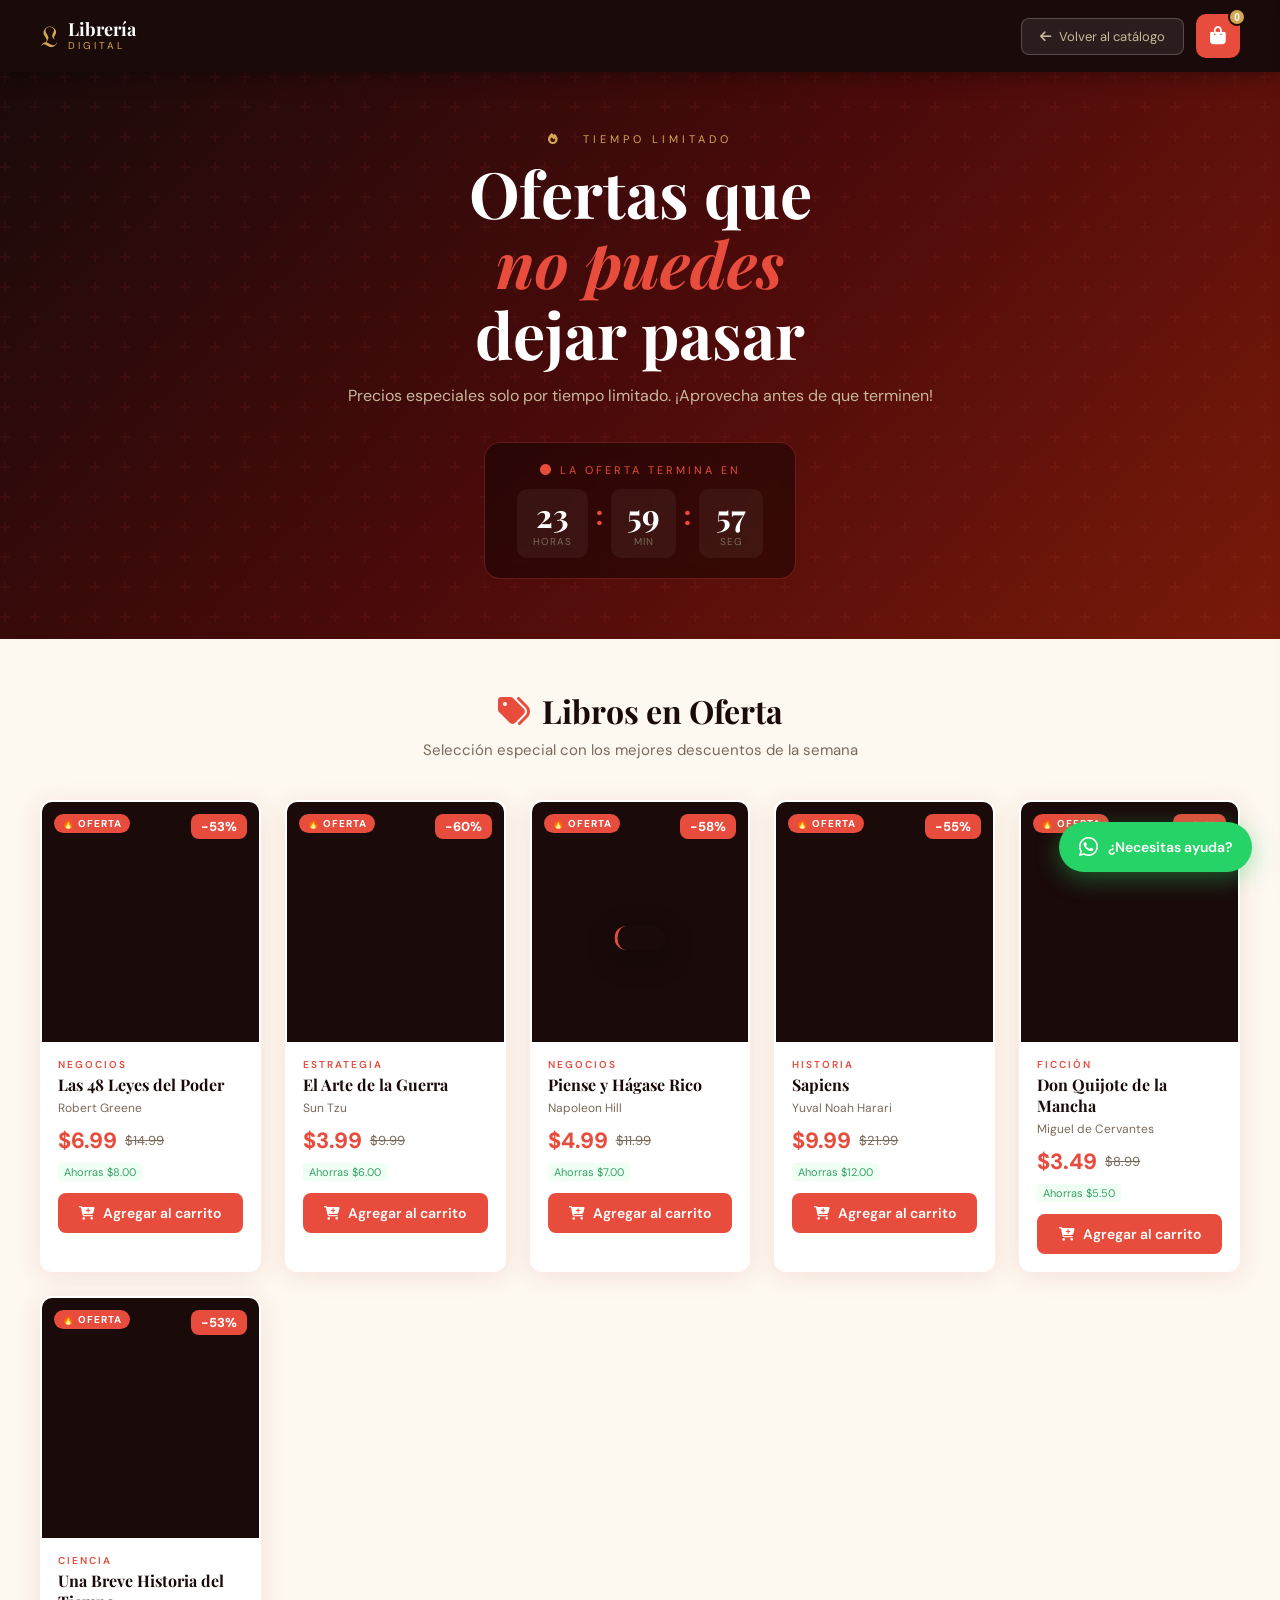
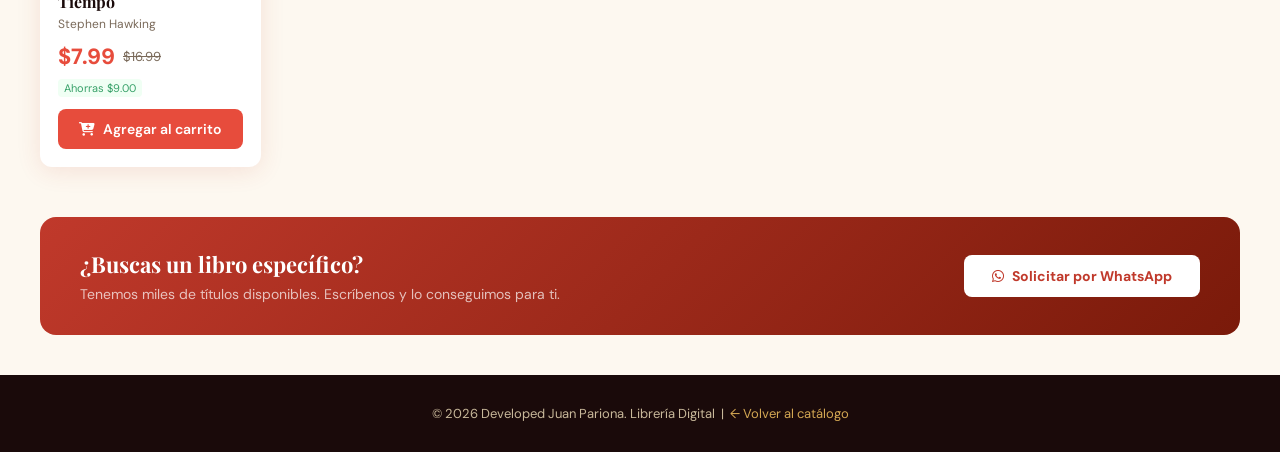
<file: ofertas.html>
<!DOCTYPE html>
<html lang="es">
<head>
  <meta charset="UTF-8" />
  <meta name="viewport" content="width=device-width, initial-scale=1.0" />
  <title>Ofertas Especiales — Librería Digital</title>
  <link rel="stylesheet" href="https://cdnjs.cloudflare.com/ajax/libs/font-awesome/6.5.0/css/all.min.css" />
  <link href="https://fonts.googleapis.com/css2?family=Playfair+Display:ital,wght@0,400;0,700;1,400&family=DM+Sans:wght@300;400;500;600&display=swap" rel="stylesheet" />
  <style>
    :root {
      --rojo: #c0392b;
      --rojo-vivo: #e74c3c;
      --rojo-claro: #fff5f5;
      --dorado: #d4a853;
      --dark: #1a0a0a;
      --cream: #fdf8f0;
      --text: #2c1810;
      --text-muted: #7a6a5a;
      --border: #e8ddd0;
      --amber: #c8860a;
      --shadow: 0 4px 24px rgba(192,57,43,.12);
      --radius: 12px;
    }

    *, *::before, *::after { box-sizing: border-box; margin: 0; padding: 0; }
    html { scroll-behavior: smooth; }
    body { font-family: 'DM Sans', sans-serif; background: var(--cream); color: var(--text); }

    /* ===== HEADER ===== */
    header {
      background: var(--dark);
      padding: 14px 40px;
      display: flex;
      align-items: center;
      justify-content: space-between;
      position: sticky;
      top: 0;
      z-index: 100;
      box-shadow: 0 2px 20px rgba(0,0,0,.4);
    }
    .logo { display: flex; align-items: center; gap: 10px; text-decoration: none; cursor: pointer; }
    .logo-icon { font-size: 30px; color: var(--dorado); }
    .logo-main { font-family: 'Playfair Display', serif; font-size: 18px; color: white; font-weight: 700; display: block; line-height: 1.1; }
    .logo-sub { font-size: 10px; color: var(--dorado); letter-spacing: 3px; text-transform: uppercase; display: block; }
    .header-right { display: flex; align-items: center; gap: 12px; }
    .back-btn {
      background: rgba(255,255,255,.08);
      border: 1px solid rgba(255,255,255,.2);
      color: #c8b89a;
      padding: 9px 18px;
      border-radius: 8px;
      cursor: pointer;
      font-family: 'DM Sans', sans-serif;
      font-size: 13px;
      display: flex; align-items: center; gap: 8px;
      transition: all .2s;
    }
    .back-btn:hover { background: rgba(255,255,255,.15); color: white; }
    .cart-btn {
      position: relative;
      background: var(--rojo-vivo);
      border: none; color: white;
      width: 44px; height: 44px;
      border-radius: 10px; cursor: pointer;
      font-size: 18px;
      display: flex; align-items: center; justify-content: center;
      transition: all .2s;
    }
    .cart-btn:hover { background: #c0392b; transform: scale(1.05); }
    .cart-badge {
      position: absolute; top: -6px; right: -6px;
      background: var(--dorado); color: white;
      font-size: 10px; font-weight: 700;
      width: 18px; height: 18px; border-radius: 50%;
      display: flex; align-items: center; justify-content: center;
      border: 2px solid var(--dark);
    }

    /* ===== HERO OFERTAS ===== */
    .oferta-hero {
      background: linear-gradient(135deg, #1a0a0a 0%, #4a0a0a 50%, #7a1a0a 100%);
      padding: 60px 40px;
      text-align: center;
      position: relative;
      overflow: hidden;
    }
    .oferta-hero::before {
      content: '';
      position: absolute; inset: 0;
      background: url("data:image/svg+xml,%3Csvg width='60' height='60' viewBox='0 0 60 60' xmlns='http://www.w3.org/2000/svg'%3E%3Cg fill='none'%3E%3Cg fill='%23e74c3c' fill-opacity='0.06'%3E%3Cpath d='M36 34v-4h-2v4h-4v2h4v4h2v-4h4v-2h-4zm0-30V0h-2v4h-4v2h4v4h2V6h4V4h-4zM6 34v-4H4v4H0v2h4v4h2v-4h4v-2H6zM6 4V0H4v4H0v2h4v4h2V6h4V4H6z'/%3E%3C/g%3E%3C/g%3E%3C/svg%3E");
    }
    .hero-eyebrow {
      font-size: 11px; letter-spacing: 4px;
      text-transform: uppercase; color: var(--dorado);
      margin-bottom: 12px; position: relative;
    }
    .hero-titulo {
      font-family: 'Playfair Display', serif;
      font-size: clamp(36px, 6vw, 64px);
      color: white; line-height: 1.1;
      margin-bottom: 16px; position: relative;
    }
    .hero-titulo em { color: var(--rojo-vivo); font-style: italic; }
    .hero-sub {
      color: #c8b89a; font-size: 16px;
      margin-bottom: 36px; position: relative;
    }

    /* COUNTDOWN */
    .countdown-wrap {
      display: inline-flex;
      flex-direction: column;
      align-items: center;
      background: rgba(0,0,0,.4);
      border: 1px solid rgba(231,76,60,.3);
      border-radius: 16px;
      padding: 20px 32px;
      position: relative;
      backdrop-filter: blur(8px);
    }
    .countdown-label {
      font-size: 11px; letter-spacing: 3px;
      text-transform: uppercase; color: var(--rojo-vivo);
      margin-bottom: 12px;
      display: flex; align-items: center; gap: 6px;
    }
    .countdown-label i { animation: blink 1s infinite; }
    @keyframes blink { 0%,100%{opacity:1} 50%{opacity:.3} }

    .countdown {
      display: flex; align-items: center; gap: 8px;
    }
    .cd-unit {
      display: flex; flex-direction: column; align-items: center;
      background: rgba(255,255,255,.05);
      border-radius: 10px;
      padding: 10px 16px;
      min-width: 64px;
    }
    .cd-num {
      font-family: 'Playfair Display', serif;
      font-size: 32px; font-weight: 700;
      color: white; line-height: 1;
    }
    .cd-lbl { font-size: 10px; color: #7a6a5a; letter-spacing: 1px; text-transform: uppercase; margin-top: 4px; }
    .cd-sep { font-size: 28px; color: var(--rojo-vivo); font-weight: 700; margin-bottom: 16px; }

    /* ===== BADGE OFERTA ===== */
    .oferta-badge {
      background: var(--rojo-vivo);
      color: white;
      font-size: 10px; font-weight: 700;
      padding: 3px 8px; border-radius: 20px;
      letter-spacing: 1px; text-transform: uppercase;
      position: absolute; top: 12px; left: 12px;
      z-index: 2;
      animation: pulseRed 2s infinite;
    }
    @keyframes pulseRed {
      0%,100% { box-shadow: 0 0 0 0 rgba(231,76,60,.4); }
      50% { box-shadow: 0 0 0 8px rgba(231,76,60,0); }
    }

    /* ===== GRID OFERTAS ===== */
    .ofertas-section { padding: 50px 40px; }
    .section-header { text-align: center; margin-bottom: 40px; }
    .section-header h2 {
      font-family: 'Playfair Display', serif;
      font-size: 32px; color: var(--dark);
      display: flex; align-items: center; justify-content: center; gap: 12px;
    }
    .section-header h2 i { color: var(--rojo-vivo); }
    .section-header p { color: var(--text-muted); margin-top: 8px; font-size: 15px; }

    .grid-ofertas {
      display: grid;
      grid-template-columns: repeat(auto-fill, minmax(220px, 1fr));
      gap: 24px;
    }

    .oferta-card {
      background: white;
      border-radius: var(--radius);
      overflow: hidden;
      box-shadow: var(--shadow);
      transition: transform .3s, box-shadow .3s;
      position: relative;
      border: 2px solid transparent;
    }
    .oferta-card:hover {
      transform: translateY(-6px);
      box-shadow: 0 16px 48px rgba(192,57,43,.2);
      border-color: rgba(231,76,60,.2);
    }

    .oferta-img-wrap {
      position: relative; height: 240px;
      background: #1a0a0a; overflow: hidden;
    }
    .oferta-img-wrap img {
      width: 100%; height: 100%; object-fit: cover;
      transition: transform .4s; filter: brightness(.95);
    }
    .oferta-card:hover .oferta-img-wrap img { transform: scale(1.06); filter: brightness(1); }

    .descuento-tag {
      position: absolute; top: 12px; right: 12px;
      background: var(--rojo-vivo); color: white;
      font-size: 13px; font-weight: 800;
      padding: 4px 10px; border-radius: 8px;
      z-index: 2;
    }

    .oferta-info { padding: 16px; }
    .oferta-cat {
      font-size: 10px; letter-spacing: 2px;
      text-transform: uppercase; color: var(--rojo-vivo);
      font-weight: 600; margin-bottom: 4px;
    }
    .oferta-titulo {
      font-family: 'Playfair Display', serif;
      font-size: 16px; color: var(--dark);
      line-height: 1.3; margin-bottom: 4px;
    }
    .oferta-autor { font-size: 12px; color: var(--text-muted); margin-bottom: 10px; }
    .oferta-precios {
      display: flex; align-items: center; gap: 8px;
      flex-wrap: wrap; margin-bottom: 12px;
    }
    .precio-oferta { font-size: 22px; font-weight: 800; color: var(--rojo-vivo); }
    .precio-antes {
      font-size: 13px; color: var(--text-muted);
      text-decoration: line-through;
    }
    .precio-ahorro {
      font-size: 11px; color: #38a169;
      background: #f0fff4; padding: 2px 6px;
      border-radius: 4px;
    }

    .btn-oferta {
      width: 100%;
      background: var(--rojo-vivo);
      color: white; border: none;
      padding: 11px; border-radius: 8px;
      font-size: 14px; font-family: 'DM Sans', sans-serif;
      font-weight: 600; cursor: pointer;
      display: flex; align-items: center; justify-content: center; gap: 8px;
      transition: all .2s;
    }
    .btn-oferta:hover { background: #c0392b; transform: translateY(-1px); }
    .btn-oferta.added { background: #38a169; }

    /* BANNER INFERIOR */
    .oferta-banner {
      background: linear-gradient(135deg, var(--rojo) 0%, #7a1a0a 100%);
      margin: 0 40px 40px;
      border-radius: 16px;
      padding: 32px 40px;
      display: flex;
      align-items: center;
      justify-content: space-between;
      gap: 24px;
      flex-wrap: wrap;
    }
    .oferta-banner-text h3 {
      font-family: 'Playfair Display', serif;
      font-size: 22px; color: white; margin-bottom: 6px;
    }
    .oferta-banner-text p { color: rgba(255,255,255,.7); font-size: 14px; }
    .btn-banner {
      background: white; color: var(--rojo);
      border: none; padding: 12px 28px;
      border-radius: 8px; font-family: 'DM Sans', sans-serif;
      font-weight: 700; font-size: 14px; cursor: pointer;
      white-space: nowrap; transition: all .2s;
      display: flex; align-items: center; gap: 8px;
    }
    .btn-banner:hover { background: var(--cream); transform: translateY(-2px); }

    /* ===== CARRITO LATERAL ===== */
    .cart-overlay {
      position: fixed; inset: 0;
      background: rgba(0,0,0,.5); z-index: 200;
      opacity: 0; pointer-events: none; transition: opacity .3s;
    }
    .cart-overlay.active { opacity: 1; pointer-events: all; }

    .carrito-panel {
      position: fixed; top: 0; right: 0;
      width: 400px; max-width: 100vw; height: 100vh;
      background: white; z-index: 201;
      transform: translateX(110%);
      transition: transform .35s cubic-bezier(.4,0,.2,1);
      display: flex; flex-direction: column;
      box-shadow: -8px 0 40px rgba(0,0,0,.15);
    }
    .carrito-panel.open { transform: translateX(0); }

    .carrito-header {
      padding: 20px 24px;
      display: flex; align-items: center; justify-content: space-between;
      border-bottom: 1px solid #e8ddd0;
      background: var(--dark); color: white;
    }
    .carrito-header h3 {
      font-family: 'Playfair Display', serif;
      font-size: 18px; display: flex; align-items: center; gap: 10px;
    }
    .carrito-header h3 i { color: var(--rojo-vivo); }
    .close-cart {
      background: none; border: none; color: #c8b89a;
      font-size: 18px; cursor: pointer; padding: 4px 8px;
      border-radius: 6px; transition: all .2s;
    }
    .close-cart:hover { color: white; background: rgba(255,255,255,.1); }

    .carrito-items { flex: 1; overflow-y: auto; padding: 16px; }
    .carrito-vacio {
      text-align: center; padding: 60px 20px; color: #7a6a5a;
    }
    .carrito-vacio i { font-size: 48px; color: #e8ddd0; margin-bottom: 16px; display: block; }
    .carrito-vacio p { font-family: 'Playfair Display', serif; font-size: 18px; margin-bottom: 6px; color: var(--text); }

    .cart-item {
      display: flex; gap: 12px;
      padding: 14px 0; border-bottom: 1px solid #e8ddd0;
      animation: fadeIn .25s ease;
    }
    @keyframes fadeIn { from{opacity:0;transform:translateY(8px)} to{opacity:1;transform:translateY(0)} }
    .cart-item-img { width: 60px; height: 80px; object-fit: cover; border-radius: 6px; flex-shrink: 0; }
    .cart-item-info { flex: 1; }
    .cart-item-titulo { font-family: 'Playfair Display', serif; font-size: 14px; margin-bottom: 4px; line-height: 1.3; }
    .cart-item-precio { color: var(--rojo-vivo); font-weight: 700; font-size: 15px; }
    .cart-item-controls { display: flex; align-items: center; gap: 8px; margin-top: 8px; }
    .qty-btn {
      width: 26px; height: 26px; border-radius: 6px;
      border: 2px solid #e8ddd0; background: white;
      cursor: pointer; font-size: 14px;
      display: flex; align-items: center; justify-content: center;
      transition: all .15s; color: var(--text);
    }
    .qty-btn:hover { border-color: var(--rojo-vivo); color: var(--rojo-vivo); }
    .qty-num { font-weight: 700; min-width: 20px; text-align: center; font-size: 14px; }
    .remove-btn {
      margin-left: auto; background: none; border: none;
      color: #e53e3e; cursor: pointer; font-size: 13px;
      padding: 4px; border-radius: 4px; transition: background .15s;
    }
    .remove-btn:hover { background: #fff5f5; }

    .carrito-footer {
      padding: 20px 24px; border-top: 2px solid #e8ddd0;
      background: #faf7f2;
    }
    .subtotal-row {
      display: flex; justify-content: space-between;
      font-size: 14px; margin-bottom: 8px; color: #7a6a5a;
    }
    .total-row {
      font-size: 18px; font-weight: 700; color: var(--dark);
      margin-top: 10px; padding-top: 10px; border-top: 1px solid #e8ddd0;
    }
    .btn-checkout {
      width: 100%; background: var(--rojo-vivo);
      color: white; border: none; padding: 14px;
      border-radius: 10px; font-size: 15px;
      font-family: 'DM Sans', sans-serif; font-weight: 600;
      cursor: pointer; margin-top: 16px;
      display: flex; align-items: center; justify-content: center; gap: 10px;
      transition: background .2s;
    }
    .btn-checkout:hover { background: #c0392b; }
    .btn-vaciar {
      width: 100%; background: transparent; color: #e53e3e;
      border: 1px solid #fed7d7; padding: 10px; border-radius: 8px;
      font-size: 13px; font-family: 'DM Sans', sans-serif;
      cursor: pointer; margin-top: 8px; transition: background .2s;
    }
    .btn-vaciar:hover { background: #fff5f5; }

    /* ===== CHECKOUT MODAL ===== */
    .modal-overlay {
      position: fixed; inset: 0;
      background: rgba(0,0,0,.6); z-index: 300;
      opacity: 0; pointer-events: none; transition: opacity .3s;
      backdrop-filter: blur(3px);
    }
    .modal-overlay.active { opacity: 1; pointer-events: all; }
    .modal {
      position: fixed; top: 50%; left: 50%;
      transform: translate(-50%, -60%);
      width: 440px; max-width: 95vw;
      background: white; border-radius: 16px;
      z-index: 301; opacity: 0; pointer-events: none;
      transition: all .35s cubic-bezier(.4,0,.2,1);
      box-shadow: 0 24px 80px rgba(0,0,0,.25);
    }
    .modal.open { opacity: 1; pointer-events: all; transform: translate(-50%,-50%); }
    .modal-header {
      padding: 20px 24px; background: var(--dark);
      border-radius: 16px 16px 0 0;
      display: flex; align-items: center; justify-content: space-between;
      color: white;
    }
    .modal-header h3 { font-family: 'Playfair Display', serif; font-size: 17px; display: flex; align-items: center; gap: 10px; }
    .modal-close {
      background: rgba(255,255,255,.1); border: none; color: #c8b89a;
      width: 30px; height: 30px; border-radius: 6px; cursor: pointer; font-size: 14px;
      display: flex; align-items: center; justify-content: center; transition: all .2s;
    }
    .modal-close:hover { background: rgba(255,255,255,.2); color: white; }
    .modal-body { padding: 24px; }
    .field-group { display: flex; flex-direction: column; gap: 6px; flex: 1; }
    .field-group label { font-size: 12px; font-weight: 600; color: #7a6a5a; letter-spacing: .5px; text-transform: uppercase; }
    .field-group input {
      padding: 10px 14px; border: 2px solid #e8ddd0;
      border-radius: 8px; font-family: 'DM Sans', sans-serif;
      font-size: 14px; color: var(--text); transition: border .2s;
    }
    .field-group input:focus { outline: none; border-color: var(--rojo-vivo); }
    .field-group input.error { border-color: #e53e3e; }
    .checkout-resumen {
      background: #faf7f2; border: 1px solid #e8ddd0;
      border-radius: 10px; padding: 14px 16px; margin-top: 16px; font-size: 13px;
    }
    .checkout-resumen-titulo { font-weight: 700; color: var(--dark); margin-bottom: 8px; font-family: 'Playfair Display', serif; font-size: 14px; }
    .checkout-resumen-item { display: flex; justify-content: space-between; padding: 4px 0; border-bottom: 1px dashed #e8ddd0; color: var(--text); }
    .checkout-resumen-item:last-of-type { border-bottom: none; }
    .checkout-resumen-total { display: flex; justify-content: space-between; font-weight: 700; font-size: 15px; color: var(--dark); margin-top: 8px; padding-top: 8px; border-top: 2px solid #e8ddd0; }
    .btn-whatsapp {
      width: 100%; background: #25d366; color: white; border: none;
      padding: 14px; border-radius: 10px; font-size: 16px;
      font-family: 'DM Sans', sans-serif; font-weight: 700; cursor: pointer;
      margin-top: 18px; display: flex; align-items: center; justify-content: center; gap: 10px;
      transition: background .2s, transform .15s;
    }
    .btn-whatsapp:hover { background: #1ebe5a; transform: translateY(-2px); }

    /* TOAST */
    .toast {
      position: fixed; bottom: 30px; left: 50%;
      transform: translateX(-50%) translateY(80px);
      background: var(--dark); color: white;
      padding: 12px 24px; border-radius: 30px; font-size: 14px;
      box-shadow: 0 8px 30px rgba(0,0,0,.25); z-index: 400;
      transition: transform .3s cubic-bezier(.4,0,.2,1);
      display: flex; align-items: center; gap: 8px;
      white-space: nowrap; border-left: 3px solid var(--rojo-vivo);
    }
    .toast.show { transform: translateX(-50%) translateY(0); }

    /* ===== HELP BUBBLE (igual que index.html) ===== */
    .help-bubble {
      position: fixed; bottom: 28px; right: 28px;
      background: #25d366; color: white;
      border-radius: 50px; padding: 14px 20px;
      display: flex; align-items: center; gap: 10px;
      cursor: pointer; z-index: 150;
      box-shadow: 0 6px 24px rgba(37,211,102,.4);
      transition: all .3s; font-family: 'DM Sans', sans-serif;
      font-weight: 600; font-size: 14px;
      user-select: none;
    }
    .help-bubble:hover { background: #1ebe5a; transform: translateY(-3px); }
    .help-bubble i { font-size: 22px; }

    /* ===== MENÚ AYUDA ===== */
    .help-menu {
      position: fixed; bottom: 90px; right: 28px;
      width: 320px; background: white;
      border-radius: 16px;
      box-shadow: 0 12px 50px rgba(0,0,0,.18);
      z-index: 149;
      opacity: 0; pointer-events: none;
      transform: translateY(16px) scale(.97);
      transition: all .3s cubic-bezier(.4,0,.2,1);
      overflow: hidden;
    }
    .help-menu.open { opacity: 1; pointer-events: all; transform: translateY(0) scale(1); }
    .help-menu-header {
      background: var(--dark); padding: 16px 18px;
      display: flex; align-items: center; gap: 12px; color: white;
    }
    .help-menu-title { font-weight: 700; font-size: 14px; margin: 0; }
    .help-menu-sub { font-size: 11px; color: #7a6a5a; margin: 2px 0 0; }
    .help-opciones { padding: 8px 0; }
    .help-opcion {
      width: 100%; background: none; border: none;
      padding: 12px 18px;
      display: flex; align-items: center; gap: 12px;
      cursor: pointer; text-align: left;
      transition: background .15s;
      font-family: 'DM Sans', sans-serif;
      border-bottom: 1px solid var(--border);
    }
    .help-opcion:last-child { border-bottom: none; }
    .help-opcion:hover { background: var(--cream); }
    .help-opcion-icon { font-size: 22px; flex-shrink: 0; }
    .help-opcion div { flex: 1; }
    .help-opcion strong { font-size: 13px; color: var(--dark); display: block; margin-bottom: 2px; }
    .help-opcion p { font-size: 11px; color: var(--text-muted); margin: 0; }
    .help-opcion .fa-chevron-right { color: var(--border); font-size: 11px; flex-shrink: 0; transition: color .15s; }
    .help-opcion:hover .fa-chevron-right { color: var(--amber); }

    /* FOOTER */
    footer { background: var(--dark); color: #c8b89a; padding: 30px 40px; text-align: center; }
    footer p { font-size: 13px; }
    footer a { color: var(--dorado); text-decoration: none; }
    footer a:hover { text-decoration: underline; }

    @media (max-width: 768px) {
      header { padding: 12px 20px; }
      .oferta-hero { padding: 40px 20px; }
      .ofertas-section { padding: 30px 20px; }
      .oferta-banner { margin: 0 20px 30px; padding: 24px; }
      .carrito-panel { width: 100vw; }
      .help-menu { right: 16px; width: calc(100vw - 32px); }
      .help-bubble { bottom: 16px; right: 16px; }
    }
  </style>
</head>
<body>

  <!-- HEADER -->
  <header>
    <div class="logo" onclick="window.location.href='index.html'">
      <span class="logo-icon">𝔏</span>
      <div>
        <span class="logo-main">Librería</span>
        <span class="logo-sub">Digital</span>
      </div>
    </div>
    <div class="header-right">
      <button class="back-btn" onclick="window.location.href='index.html'">
        <i class="fa fa-arrow-left"></i> Volver al catálogo
      </button>
      <button class="cart-btn" onclick="toggleCarrito()">
        <i class="fa fa-shopping-bag"></i>
        <span class="cart-badge" id="contador">0</span>
      </button>
    </div>
  </header>

  <!-- HERO -->
  <section class="oferta-hero">
    <p class="hero-eyebrow"><i class="fa fa-fire"></i> &nbsp; Tiempo limitado</p>
    <h1 class="hero-titulo">Ofertas que<br /><em>no puedes</em><br />dejar pasar</h1>
    <p class="hero-sub">Precios especiales solo por tiempo limitado. ¡Aprovecha antes de que terminen!</p>

    <div class="countdown-wrap">
      <p class="countdown-label"><i class="fa fa-circle"></i> La oferta termina en</p>
      <div class="countdown">
        <div class="cd-unit"><span class="cd-num" id="cd-h">00</span><span class="cd-lbl">Horas</span></div>
        <span class="cd-sep">:</span>
        <div class="cd-unit"><span class="cd-num" id="cd-m">00</span><span class="cd-lbl">Min</span></div>
        <span class="cd-sep">:</span>
        <div class="cd-unit"><span class="cd-num" id="cd-s">00</span><span class="cd-lbl">Seg</span></div>
      </div>
    </div>
  </section>

  <!-- GRID OFERTAS -->
  <section class="ofertas-section">
    <div class="section-header">
      <h2><i class="fa fa-tags"></i> Libros en Oferta</h2>
      <p>Selección especial con los mejores descuentos de la semana</p>
    </div>
    <div class="grid-ofertas" id="grid-ofertas"></div>
  </section>

  <!-- BANNER FINAL -->
  <div class="oferta-banner">
    <div class="oferta-banner-text">
      <h3>¿Buscas un libro específico?</h3>
      <p>Tenemos miles de títulos disponibles. Escríbenos y lo conseguimos para ti.</p>
    </div>
    <button class="btn-banner" onclick="enviarAyuda('solicitar')">
      <i class="fab fa-whatsapp"></i> Solicitar por WhatsApp
    </button>
  </div>

  <!-- CARRITO -->
  <div class="cart-overlay" id="cartOverlay" onclick="toggleCarrito()"></div>
  <aside class="carrito-panel" id="carritoPanel">
    <div class="carrito-header">
      <h3><i class="fa fa-shopping-bag"></i> Tu carrito</h3>
      <button class="close-cart" onclick="toggleCarrito()"><i class="fa fa-times"></i></button>
    </div>
    <div class="carrito-items" id="carritoItems">
      <div class="carrito-vacio">
        <i class="fa fa-book-open"></i>
        <p>Tu carrito está vacío</p>
        <span>Agrega libros en oferta</span>
      </div>
    </div>
    <div class="carrito-footer" id="carritoFooter" style="display:none">
      <div class="subtotal-row"><span>Subtotal</span><span id="subtotal">$0.00</span></div>
      <div class="subtotal-row"><span>Envío</span><span id="envio-txt">Digital — Gratis</span></div>
      <div class="subtotal-row total-row"><span>Total</span><span id="total">$0.00</span></div>
      <button class="btn-checkout" onclick="checkout()">Proceder al pago <i class="fa fa-arrow-right"></i></button>
      <button class="btn-vaciar" onclick="vaciarCarrito()">Vaciar carrito</button>
    </div>
  </aside>

  <!-- CHECKOUT MODAL -->
  <div class="modal-overlay" id="checkoutOverlay" onclick="cerrarCheckout()"></div>
  <div class="modal" id="checkoutModal">
    <div class="modal-header">
      <h3><i class="fab fa-whatsapp" style="color:#25d366"></i> Confirmar pedido</h3>
      <button class="modal-close" onclick="cerrarCheckout()"><i class="fa fa-times"></i></button>
    </div>
    <div class="modal-body">
      <p style="font-size:13px;color:#7a6a5a;margin-bottom:18px">Completa tus datos y te enviamos el pedido por WhatsApp. Te responderemos con los datos de pago.</p>
      <div style="display:flex;flex-direction:column;gap:12px">
        <div class="field-group"><label>Tu nombre completo *</label><input type="text" id="co-nombre" placeholder="Ej: Juan García" /></div>
        <div class="field-group"><label>Tu número de WhatsApp *</label><input type="tel" id="co-telefono" placeholder="Ej: 5512345678" /></div>
        <div class="field-group"><label>Ciudad / Estado</label><input type="text" id="co-ciudad" placeholder="Ej: Ciudad de México" /></div>
        <div class="field-group"><label>Nota (opcional)</label><input type="text" id="co-nota" placeholder="Cualquier comentario..." /></div>
      </div>
      <div class="checkout-resumen" id="checkout-resumen"></div>
      <p id="co-error" style="display:none;color:#e53e3e;font-size:13px;margin-top:8px"><i class="fa fa-circle-exclamation"></i> Por favor completa tu nombre y WhatsApp</p>
      <button class="btn-whatsapp" onclick="enviarPedidoWhatsapp()"><i class="fab fa-whatsapp"></i> Enviar pedido por WhatsApp</button>
      <p style="font-size:11px;color:#7a6a5a;text-align:center;margin-top:8px">Se abrirá WhatsApp con tu pedido listo para enviar</p>
    </div>
  </div>

  <!-- TOAST -->
  <div class="toast" id="toast"></div>

  <!-- BOTÓN AYUDA — ahora con menú desplegable -->
  <div class="help-bubble" id="helpBubble" onclick="toggleAyuda()">
    <i class="fab fa-whatsapp"></i>
    <span>¿Necesitas ayuda?</span>
  </div>

  <div class="help-menu" id="helpMenu">
    <div class="help-menu-header">
      <i class="fab fa-whatsapp" style="color:#25d366;font-size:20px;flex-shrink:0"></i>
      <div style="flex:1">
        <p class="help-menu-title">Librería Digital</p>
        <p class="help-menu-sub">¿En qué podemos ayudarte?</p>
      </div>
      <button onclick="toggleAyuda()" style="background:none;border:none;cursor:pointer;color:#c8b89a;font-size:16px;padding:4px 8px">
        <i class="fa fa-times"></i>
      </button>
    </div>
    <div class="help-opciones">
      <button class="help-opcion" onclick="enviarAyuda('solicitar')">
        <span class="help-opcion-icon">📚</span>
        <div><strong>Solicitar un libro</strong><p>¿No encontraste el que buscas?</p></div>
        <i class="fa fa-chevron-right"></i>
      </button>
      <button class="help-opcion" onclick="enviarAyuda('duda')">
        <span class="help-opcion-icon">❓</span>
        <div><strong>Tengo una duda</strong><p>Resuelve tus preguntas</p></div>
        <i class="fa fa-chevron-right"></i>
      </button>
      <button class="help-opcion" onclick="enviarAyuda('pago')">
        <span class="help-opcion-icon">💳</span>
        <div><strong>Información de pago</strong><p>Métodos disponibles</p></div>
        <i class="fa fa-chevron-right"></i>
      </button>
      <button class="help-opcion" onclick="enviarAyuda('entrega')">
        <span class="help-opcion-icon">📥</span>
        <div><strong>¿Cómo recibo mi libro?</strong><p>Proceso de entrega digital</p></div>
        <i class="fa fa-chevron-right"></i>
      </button>
      <button class="help-opcion" onclick="enviarAyuda('promo')">
        <span class="help-opcion-icon">🎁</span>
        <div><strong>Promociones y descuentos</strong><p>Ofertas disponibles</p></div>
        <i class="fa fa-chevron-right"></i>
      </button>
    </div>
  </div>

  <!-- FOOTER -->
  <footer>
    <p>© 2026 Developed Juan Pariona. Librería Digital &nbsp;|&nbsp; <a href="index.html">← Volver al catálogo</a></p>
  </footer>

  <script>
    const WA_NUMBER = "525572866238";

    // ===== LIBROS EN OFERTA =====
    const ofertasLibros = [
      {
        id: 101,
        titulo: "Las 48 Leyes del Poder",
        autor: "Robert Greene",
        precio: 6.99,
        precioOriginal: 14.99,
        img: "https://images-na.ssl-images-amazon.com/images/I/51NKhnjhpGL.jpg",
        categoria: "Negocios",
        resena: "El clásico sobre el poder y la estrategia. 48 leyes que te enseñarán a moverte con inteligencia en cualquier entorno."
      },
      {
        id: 102,
        titulo: "El Arte de la Guerra",
        autor: "Sun Tzu",
        precio: 3.99,
        precioOriginal: 9.99,
        img: "https://images-na.ssl-images-amazon.com/images/I/61AaUEsVaqL.jpg",
        categoria: "Estrategia",
        resena: "El tratado estratégico más influyente de todos los tiempos. Sus principios se aplican en negocios, liderazgo y vida diaria."
      },
      {
        id: 103,
        titulo: "Piense y Hágase Rico",
        autor: "Napoleon Hill",
        precio: 4.99,
        precioOriginal: 11.99,
        img: "https://images-na.ssl-images-amazon.com/images/I/71UypkUjStL.jpg",
        categoria: "Negocios",
        resena: "Los 13 principios que llevaron al éxito a los hombres más ricos del siglo XX. Un clásico de la mentalidad ganadora."
      },
      {
        id: 104,
        titulo: "Sapiens",
        autor: "Yuval Noah Harari",
        precio: 9.99,
        precioOriginal: 21.99,
        img: "https://images-na.ssl-images-amazon.com/images/I/713jIoMO3UL.jpg",
        categoria: "Historia",
        resena: "Un viaje por 70,000 años de historia humana. Descubre cómo el Homo sapiens conquistó el planeta."
      },
      {
        id: 105,
        titulo: "Don Quijote de la Mancha",
        autor: "Miguel de Cervantes",
        precio: 3.49,
        precioOriginal: 8.99,
        img: "https://images-na.ssl-images-amazon.com/images/I/81BPaFgk6lL.jpg",
        categoria: "Ficción",
        resena: "La obra cumbre de la literatura universal. Las aventuras del idealista Don Quijote y su fiel Sancho Panza."
      },
      {
        id: 106,
        titulo: "Una Breve Historia del Tiempo",
        autor: "Stephen Hawking",
        precio: 7.99,
        precioOriginal: 16.99,
        img: "https://images-na.ssl-images-amazon.com/images/I/A1xkFZX5k-L.jpg",
        categoria: "Ciencia",
        resena: "Hawking nos lleva a explorar el Big Bang, los agujeros negros y los misterios del universo de forma accesible y fascinante."
      }
    ];

    let carrito = [];

    // ===== COUNTDOWN (sin cambios) =====
    function iniciarCountdown() {
      const KEY = "oferta_fin";
      let fin = localStorage.getItem(KEY);
      if (!fin || Date.now() > parseInt(fin)) {
        fin = Date.now() + (24 * 60 * 60 * 1000);
        localStorage.setItem(KEY, fin);
      }
      function tick() {
        const diff = parseInt(fin) - Date.now();
        if (diff <= 0) { document.getElementById("cd-h").textContent = "00"; document.getElementById("cd-m").textContent = "00"; document.getElementById("cd-s").textContent = "00"; return; }
        const h = Math.floor(diff / 3600000);
        const m = Math.floor((diff % 3600000) / 60000);
        const s = Math.floor((diff % 60000) / 1000);
        document.getElementById("cd-h").textContent = String(h).padStart(2,"0");
        document.getElementById("cd-m").textContent = String(m).padStart(2,"0");
        document.getElementById("cd-s").textContent = String(s).padStart(2,"0");
      }
      tick();
      setInterval(tick, 1000);
    }

    // ===== RENDER GRID (sin cambios) =====
    function renderGrid() {
      const grid = document.getElementById("grid-ofertas");
      grid.innerHTML = ofertasLibros.map(l => {
        const ahorro = (((l.precioOriginal - l.precio) / l.precioOriginal) * 100).toFixed(0);
        const enCarrito = carrito.find(i => i.id === l.id);
        return `
          <div class="oferta-card">
            <div class="oferta-badge">🔥 OFERTA</div>
            <div class="oferta-img-wrap">
              <img src="${l.img}" alt="${l.titulo}" loading="lazy" onerror="this.src='https://via.placeholder.com/220x240/1a0a0a/d4a853?text=📚'" />
              <div class="descuento-tag">-${ahorro}%</div>
            </div>
            <div class="oferta-info">
              <p class="oferta-cat">${l.categoria}</p>
              <h3 class="oferta-titulo">${l.titulo}</h3>
              <p class="oferta-autor">${l.autor}</p>
              <div class="oferta-precios">
                <span class="precio-oferta">$${l.precio.toFixed(2)}</span>
                <span class="precio-antes">$${l.precioOriginal.toFixed(2)}</span>
                <span class="precio-ahorro">Ahorras $${(l.precioOriginal - l.precio).toFixed(2)}</span>
              </div>
              <button class="btn-oferta ${enCarrito ? 'added' : ''}" id="btn-${l.id}" onclick="agregarCarrito(${l.id}, this)">
                <i class="fa ${enCarrito ? 'fa-check' : 'fa-cart-plus'}"></i>
                ${enCarrito ? 'Agregado' : 'Agregar al carrito'}
              </button>
            </div>
          </div>`;
      }).join("");
    }

    // ===== CARRITO (sin cambios) =====
    function agregarCarrito(id, btn) {
      const libro = ofertasLibros.find(l => l.id === id);
      if (!libro) return;
      const existe = carrito.find(i => i.id === id);
      if (existe) { existe.cantidad++; }
      else { carrito.push({ ...libro, cantidad: 1 }); }
      if (btn) { btn.classList.add("added"); btn.innerHTML = `<i class="fa fa-check"></i> Agregado`; }
      actualizarCarritoUI();
      mostrarToast(`🔥 "${libro.titulo}" agregado`);
      animarBadge();
    }

    function quitarDelCarrito(id) {
      carrito = carrito.filter(i => i.id !== id);
      const btn = document.getElementById(`btn-${id}`);
      if (btn) { btn.classList.remove("added"); btn.innerHTML = `<i class="fa fa-cart-plus"></i> Agregar al carrito`; }
      actualizarCarritoUI();
    }

    function cambiarCantidad(id, delta) {
      const item = carrito.find(i => i.id === id);
      if (!item) return;
      item.cantidad += delta;
      if (item.cantidad <= 0) quitarDelCarrito(id);
      else actualizarCarritoUI();
    }

    function vaciarCarrito() {
      carrito.forEach(item => {
        const btn = document.getElementById(`btn-${item.id}`);
        if (btn) { btn.classList.remove("added"); btn.innerHTML = `<i class="fa fa-cart-plus"></i> Agregar al carrito`; }
      });
      carrito = [];
      actualizarCarritoUI();
      mostrarToast("🗑️ Carrito vaciado");
    }

    function actualizarCarritoUI() {
      const totalItems = carrito.reduce((s, i) => s + i.cantidad, 0);
      const subtotal = carrito.reduce((s, i) => s + i.precio * i.cantidad, 0);
      const total = subtotal;
      document.getElementById("contador").textContent = totalItems;
      const itemsEl = document.getElementById("carritoItems");
      const footerEl = document.getElementById("carritoFooter");
      if (carrito.length === 0) {
        itemsEl.innerHTML = `<div class="carrito-vacio"><i class="fa fa-book-open"></i><p>Tu carrito está vacío</p><span>Agrega libros en oferta</span></div>`;
        footerEl.style.display = "none"; return;
      }
      itemsEl.innerHTML = carrito.map(item => `
        <div class="cart-item">
          <img class="cart-item-img" src="${item.img}" alt="${item.titulo}" onerror="this.src='https://via.placeholder.com/60x80/1a0a0a/d4a853?text=📚'" />
          <div class="cart-item-info">
            <p class="cart-item-titulo">${item.titulo}</p>
            <p class="cart-item-precio">$${(item.precio * item.cantidad).toFixed(2)}</p>
            <div class="cart-item-controls">
              <button class="qty-btn" onclick="cambiarCantidad(${item.id}, -1)">−</button>
              <span class="qty-num">${item.cantidad}</span>
              <button class="qty-btn" onclick="cambiarCantidad(${item.id}, +1)">+</button>
              <button class="remove-btn" onclick="quitarDelCarrito(${item.id})"><i class="fa fa-trash"></i></button>
            </div>
          </div>
        </div>`).join("");
      footerEl.style.display = "block";
      document.getElementById("subtotal").textContent = `$${subtotal.toFixed(2)}`;
      document.getElementById("total").textContent = `$${total.toFixed(2)}`;
    }

    function toggleCarrito() {
      document.getElementById("carritoPanel").classList.toggle("open");
      document.getElementById("cartOverlay").classList.toggle("active");
      document.body.style.overflow = document.getElementById("carritoPanel").classList.contains("open") ? "hidden" : "";
    }

    // ===== CHECKOUT (sin cambios) =====
    function checkout() {
      if (carrito.length === 0) return;
      const subtotal = carrito.reduce((s, i) => s + i.precio * i.cantidad, 0);
      let html = `<p class="checkout-resumen-titulo">🔥 Resumen — Ofertas Especiales</p>`;
      carrito.forEach(item => {
        html += `<div class="checkout-resumen-item"><span>${item.cantidad}× ${item.titulo}</span><span>$${(item.precio * item.cantidad).toFixed(2)}</span></div>`;
      });
      html += `<div class="checkout-resumen-total"><span>Total</span><span>$${subtotal.toFixed(2)}</span></div>`;
      document.getElementById("checkout-resumen").innerHTML = html;
      ["co-nombre","co-telefono","co-ciudad","co-nota"].forEach(id => { document.getElementById(id).value = ""; document.getElementById(id).classList.remove("error"); });
      document.getElementById("co-error").style.display = "none";
      document.getElementById("checkoutModal").classList.add("open");
      document.getElementById("checkoutOverlay").classList.add("active");
      document.body.style.overflow = "hidden";
      setTimeout(() => document.getElementById("co-nombre").focus(), 150);
    }

    function cerrarCheckout() {
      document.getElementById("checkoutModal").classList.remove("open");
      document.getElementById("checkoutOverlay").classList.remove("active");
      document.body.style.overflow = "";
    }

    function enviarPedidoWhatsapp() {
      const nombre   = document.getElementById("co-nombre").value.trim();
      const telefono = document.getElementById("co-telefono").value.trim();
      const ciudad   = document.getElementById("co-ciudad").value.trim();
      const nota     = document.getElementById("co-nota").value.trim();
      let error = false;
      if (!nombre)   { document.getElementById("co-nombre").classList.add("error"); error = true; }
      if (!telefono) { document.getElementById("co-telefono").classList.add("error"); error = true; }
      if (error) { document.getElementById("co-error").style.display = "block"; return; }

      const subtotal = carrito.reduce((s, i) => s + i.precio * i.cantidad, 0);
      const ahora = new Date();
      const fecha = ahora.toLocaleDateString("es-MX", { day:"2-digit", month:"2-digit", year:"numeric" });
      const hora  = ahora.toLocaleTimeString("es-MX", { hour:"2-digit", minute:"2-digit" });

      let msg = "🔥 *PEDIDO — OFERTAS ESPECIALES — Librería Digital*\n";
      msg += "━━━━━━━━━━━━━━━━━━━━\n";
      msg += `👤 *Cliente:* ${nombre}\n`;
      msg += `📱 *WhatsApp:* ${telefono}\n`;
      if (ciudad) msg += `📍 *Ciudad:* ${ciudad}\n`;
      msg += `📅 *Fecha:* ${fecha} — ${hora}\n`;
      msg += "━━━━━━━━━━━━━━━━━━━━\n";
      msg += "📚 *DETALLE DEL PEDIDO:*\n\n";
      carrito.forEach((item, i) => {
        msg += `${i+1}️⃣ *${item.titulo}*\n`;
        msg += `   ✍️ ${item.autor}\n`;
        msg += `   🔢 Cant: ${item.cantidad} × $${item.precio.toFixed(2)} = *$${(item.precio * item.cantidad).toFixed(2)}*\n\n`;
      });
      msg += "━━━━━━━━━━━━━━━━━━━━\n";
      msg += `💰 *TOTAL A PAGAR: $${subtotal.toFixed(2)}*\n`;
      msg += "📥 *Entrega:* Digital inmediata\n";
      msg += "━━━━━━━━━━━━━━━━━━━━\n";
      if (nota) msg += `📝 Nota: ${nota}\n━━━━━━━━━━━━━━━━━━━━\n`;
      msg += "¡Hola! Quiero aprovechar estas ofertas especiales. Quedo en espera de sus datos de pago. 😊🔥";

      window.open(`https://wa.me/${WA_NUMBER}?text=${encodeURIComponent(msg)}`, "_blank");
      cerrarCheckout();
      mostrarToast("✅ ¡Pedido enviado por WhatsApp!");
    }

    // ===== MENÚ AYUDA (nuevo) =====
    function toggleAyuda() {
      document.getElementById("helpMenu").classList.toggle("open");
    }

    document.addEventListener("click", e => {
      const menu   = document.getElementById("helpMenu");
      const bubble = document.getElementById("helpBubble");
      if (menu && bubble && !menu.contains(e.target) && !bubble.contains(e.target)) {
        menu.classList.remove("open");
      }
    });

    function enviarAyuda(tipo) {
      document.getElementById("helpMenu").classList.remove("open");
      let msg = "";
      if (tipo === "solicitar") msg = "Hola 👋, quisiera solicitar un libro que no encontré en el catálogo:\n\n📖 *Título:* \n✍️ *Autor (si lo sé):* \n\n¿Pueden conseguirlo?";
      else if (tipo === "duda")    msg = "Hola 👋, tengo una duda sobre la Librería Digital:\n\n💬 *Mi pregunta:* ";
      else if (tipo === "pago")    msg = "Hola 👋, quisiera saber los métodos de pago disponibles. ¿Con qué opciones cuentan?";
      else if (tipo === "entrega") msg = "Hola 👋, quisiera saber cómo recibo mi libro digital después de confirmar el pago. ¿Cuál es el proceso?";
      else if (tipo === "promo")   msg = "Hola 👋, quisiera saber si tienen promociones o descuentos disponibles actualmente. 🎁";
      window.open(`https://wa.me/${WA_NUMBER}?text=${encodeURIComponent(msg)}`, "_blank");
    }

    // ===== TOAST & BADGE (sin cambios) =====
    function mostrarToast(msg) {
      const toast = document.getElementById("toast");
      toast.textContent = msg;
      toast.classList.add("show");
      clearTimeout(window._toastTimer);
      window._toastTimer = setTimeout(() => toast.classList.remove("show"), 2800);
    }
    function animarBadge() {
      const b = document.getElementById("contador");
      b.style.transform = "scale(1.5)";
      setTimeout(() => b.style.transform = "scale(1)", 200);
    }

    // ===== INIT (sin cambios) =====
    document.addEventListener("DOMContentLoaded", () => {
      renderGrid();
      iniciarCountdown();
    });
  </script>
</body>
</html>
</file>
